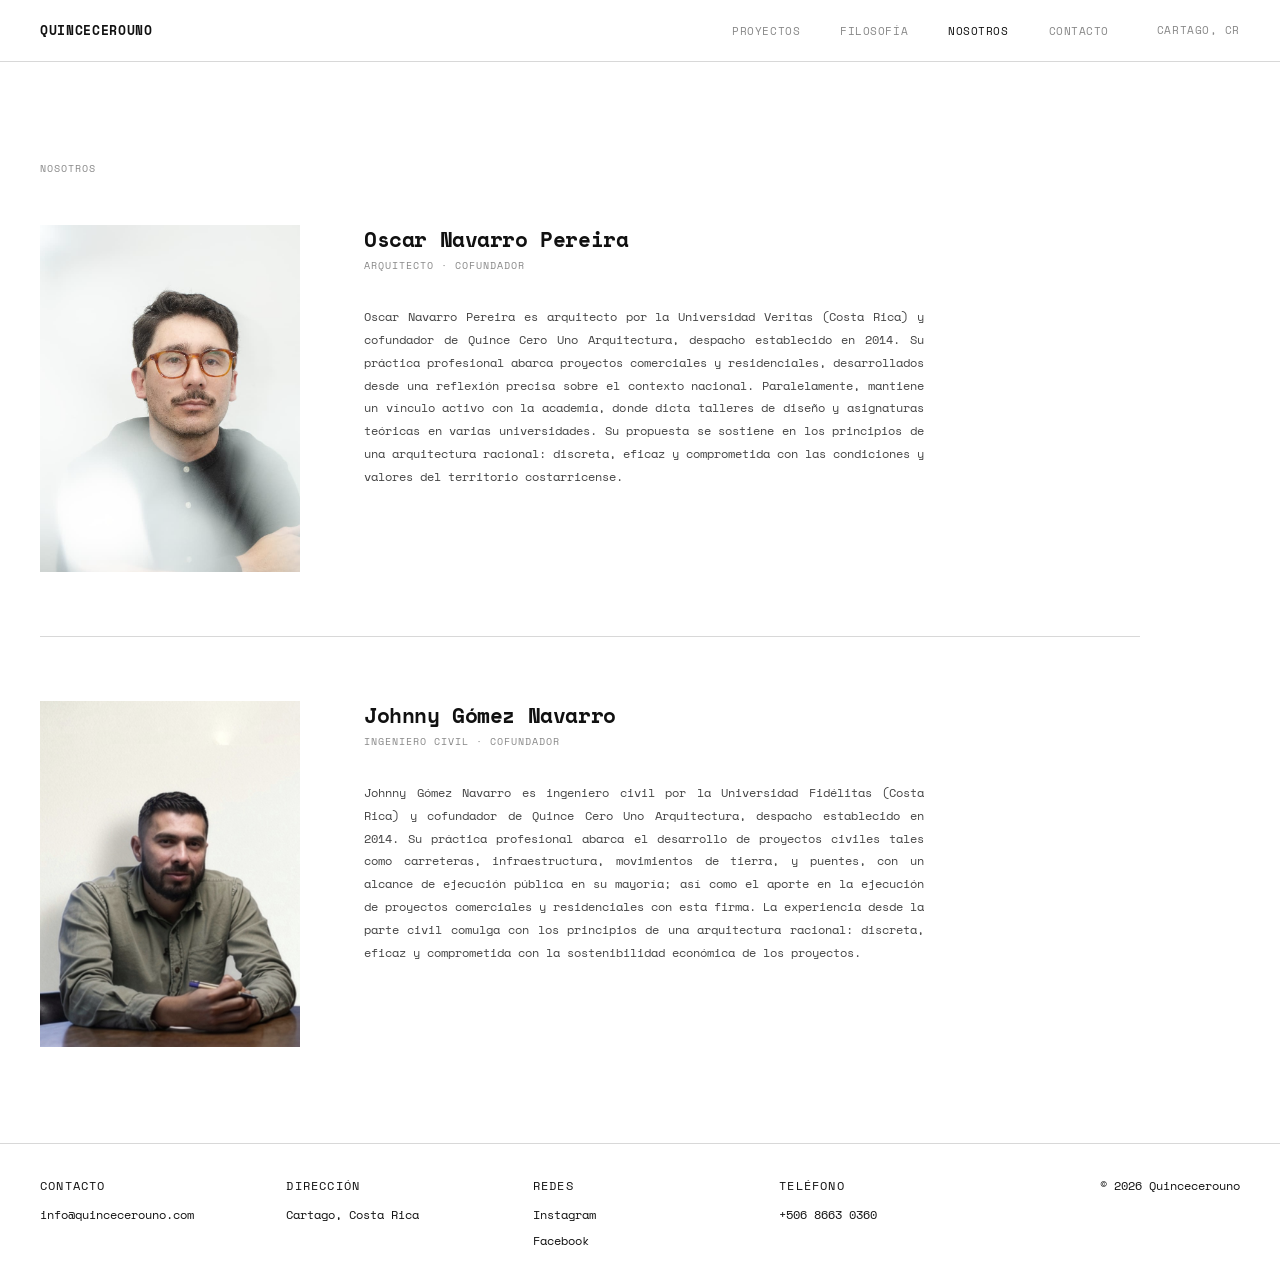
<file: nosotros.html>
<!doctype html>
<html lang="es">
<head>
  <meta charset="utf-8">
  <meta name="viewport" content="width=device-width, initial-scale=1">
  <title>Nosotros — Quincecerouno</title>
  <link rel="stylesheet" href="css/style.css">
  <link rel="preconnect" href="https://fonts.googleapis.com">
  <link rel="preconnect" href="https://fonts.gstatic.com" crossorigin>
  <link href="https://fonts.googleapis.com/css2?family=Space+Mono:ital,wght@0,400;0,700;1,400&display=swap" rel="stylesheet">
</head>
<body>

  <!-- NAV -->
  <header class="nav" id="nav">
    <a href="index.html" class="nav__logo">QUINCECEROUNO</a>
    <nav class="nav__right">
      <ul class="nav__links">
        <li><a href="index.html#proyectos">PROYECTOS</a></li>
        <li><a href="index.html#estudio">FILOSOFÍA</a></li>
        <li><a href="nosotros.html" class="nav__link--active">NOSOTROS</a></li>
        <li><a href="index.html#contacto">CONTACTO</a></li>
      </ul>
      <span class="nav__location">CARTAGO, CR</span>
    </nav>
  </header>

  <!-- TEAM -->
  <section class="team team--page">
    <div class="team__inner">
      <p class="team__label">NOSOTROS</p>

      <div class="team__grid">
        <div class="team__member">
          <div class="team__photo">
            <img src="./assets/integrantes/oscar_copia.jpg" alt="Oscar Navarro Pereira">
          </div>
          <div class="team__info">
            <h3 class="team__name">Oscar Navarro Pereira</h3>
            <p class="team__role">Arquitecto · Cofundador</p>
            <p class="team__bio">Oscar Navarro Pereira es arquitecto por la Universidad Veritas (Costa Rica) y cofundador de Quince Cero Uno Arquitectura, despacho establecido en 2014. Su práctica profesional abarca proyectos comerciales y residenciales, desarrollados desde una reflexión precisa sobre el contexto nacional. Paralelamente, mantiene un vínculo activo con la academia, donde dicta talleres de diseño y asignaturas teóricas en varias universidades. Su propuesta se sostiene en los principios de una arquitectura racional: discreta, eficaz y comprometida con las condiciones y valores del territorio costarricense.</p>
          </div>
        </div>

        <div class="team__member">
          <div class="team__photo">
            <img src="./assets/integrantes/Jhonny.jpg" alt="Johnny Gómez Navarro">
          </div>
          <div class="team__info">
            <h3 class="team__name">Johnny Gómez Navarro</h3>
            <p class="team__role">Ingeniero Civil · Cofundador</p>
            <p class="team__bio">Johnny Gómez Navarro es ingeniero civil por la Universidad Fidélitas (Costa Rica) y cofundador de Quince Cero Uno Arquitectura, despacho establecido en 2014. Su práctica profesional abarca el desarrollo de proyectos civiles tales como carreteras, infraestructura, movimientos de tierra, y puentes, con un alcance de ejecución pública en su mayoría; así como el aporte en la ejecución de proyectos comerciales y residenciales con esta firma. La experiencia desde la parte civil comulga con los principios de una arquitectura racional: discreta, eficaz y comprometida con la sostenibilidad económica de los proyectos.</p>
          </div>
        </div>
      </div>
    </div>
  </section>

  <!-- FOOTER -->
  <footer class="footer">
    <div class="footer__inner">
      <div class="footer__col">
        <p class="footer__label">CONTACTO</p>
        <a href="mailto:info@quincecerouno.com">info@quincecerouno.com</a>
      </div>
      <div class="footer__col">
        <p class="footer__label">DIRECCIÓN</p>
        <p>Cartago, Costa Rica</p>
      </div>
      <div class="footer__col">
        <p class="footer__label">REDES</p>
        <a href="https://www.instagram.com/quincecerouno" target="_blank">Instagram</a>
        <a href="https://www.facebook.com/share/1FogPQqvNz/?mibextid=wwXIfr" target="_blank">Facebook</a>
      </div>
      <div class="footer__col">
        <p class="footer__label">TELÉFONO</p>
        <a href="tel:+50686630360">+506 8663 0360</a>
      </div>
      <div class="footer__col footer__col--right">
        <p>© 2026 Quincecerouno</p>
      </div>
    </div>
  </footer>

</body>
</html>
</file>
<file: css/style.css>
/* ============================================================
   QUINCECEROUNO — style.css
   Tipografía monoespaciada, estética de dibujo técnico
   ============================================================ */

   *, *::before, *::after { margin: 0; padding: 0; box-sizing: border-box; }

   :root {
     --white:     #ffffff;
     --black:     #111111;
     --gray:      #888888;
     --gray-line: #d8d8d8;
     --gray-bg:   #f7f7f7;
   
     --font-mono: 'Space Mono', 'Courier New', monospace;
   
     --pad-x: 2.5rem;
     --ease:  cubic-bezier(0.16, 1, 0.3, 1);
   }
   
   html { scroll-behavior: smooth; }
   
   body {
     font-family: var(--font-mono);
     font-size: 12px;
     font-weight: 400;
     line-height: 1.6;
     background: var(--white);
     color: var(--black);
     overflow-x: hidden;
   }
   
   a { text-decoration: none; color: inherit; }
   ul { list-style: none; }
   button { background: none; border: none; font: inherit; color: inherit; cursor: pointer; padding: 0; text-align: left; }
   
   /* ============================================================
      NAV
      ============================================================ */
   .nav {
     position: fixed;
     top: 0; left: 0; right: 0;
     z-index: 100;
     display: flex;
     align-items: center;
     justify-content: space-between;
     padding: 1.25rem var(--pad-x);
     background: var(--white);
     border-bottom: 1px solid var(--gray-line);
   }
   
   .nav__logo {
     font-size: 13px;
     font-weight: 700;
     letter-spacing: 0.05em;
   }
   
   .nav__right {
     display: flex;
     align-items: center;
     gap: 3rem;
   }
   
   .nav__links {
     display: flex;
     gap: 2.5rem;
   }
   
   .nav__links a {
     font-size: 11px;
     color: var(--gray);
     letter-spacing: 0.05em;
     transition: color 0.15s;
   }
   
   .nav__links a:hover { color: var(--black); }
   
   .nav__location {
     font-size: 11px;
     color: var(--gray);
     letter-spacing: 0.05em;
   }
   
   /* ============================================================
      INTRO
      ============================================================ */
   .intro {
     padding: 13rem var(--pad-x) 5rem;
   }
   
   .intro__text {
     font-size: clamp(1.6rem, 3vw, 2.6rem);
     font-weight: 400;
     line-height: 1.2;
     letter-spacing: -0.02em;
     margin-bottom: 1.25rem;
   }
   
   .intro__sub {
     font-size: 11px;
     color: var(--gray);
     letter-spacing: 0.05em;
   }
   
   /* ============================================================
      PROJECTS GRID
      ============================================================ */
   .projects {
     padding: 0 var(--pad-x) 8rem;
   }
   
   .projects__header {
     display: flex;
     justify-content: space-between;
     padding: 0.5rem 0;
     border-bottom: 1px solid var(--gray-line);
     font-size: 10px;
     color: var(--gray);
     letter-spacing: 0.08em;
     margin-bottom: 2.5rem;
   }
   
   .projects__grid {
     border-left: 1px solid var(--gray-line);
     border-top: 1px solid var(--gray-line);
   }
   
   /* ============================================================
      PROJECT CARD
      ============================================================ */
   .project-card {
     border-right: 1px solid var(--gray-line);
     border-bottom: 1px solid var(--gray-line);
     cursor: pointer;
     transition: background 0.2s;
     display: flex;
     flex-direction: column;
   }
   
   .project-card:not(.project-card--empty):hover {
     background: var(--gray-bg);
   }
   
   .project-card__drawing {
     padding: 2rem 1.5rem 1rem;
     flex: 1;
     display: flex;
     align-items: flex-end;
     justify-content: center;
     min-height: 260px;
   }
   
   .project-card__drawing svg {
     width: 100%;
     max-width: 220px;
     height: auto;
     transition: transform 0.4s var(--ease);
   }
   
   .project-card:not(.project-card--empty):hover .project-card__drawing svg {
     transform: scale(1.03);
   }
   
   .project-card__drawing--empty {
     opacity: 0.5;
   }
   
   .project-card__info {
     display: flex;
     align-items: baseline;
     gap: 0.75rem;
     padding: 1rem 1.5rem 1.5rem;
     border-top: 1px solid var(--gray-line);
   }
   
   .project-card__num {
     font-size: 10px;
     color: var(--gray);
     flex-shrink: 0;
     font-style: italic;
   }
   
   .project-card__name {
     font-size: 12px;
     font-weight: 400;
     letter-spacing: 0.01em;
     line-height: 1.3;
     margin-bottom: 0.2rem;
     transition: font-style 0.15s;
   }
   
   .project-card:hover .project-card__name {
     font-style: italic;
   }
   
   .project-card__name--tbd {
     color: var(--gray);
     font-style: normal;
   }
   
   .project-card__meta {
     font-size: 10px;
     color: var(--gray);
     letter-spacing: 0.03em;
   }
   
   /* ============================================================
      ABOUT
      ============================================================ */
   .about {
     padding: 6rem var(--pad-x);
     border-top: 1px solid var(--gray-line);
   }
   
   .about__inner {
     max-width: 1100px;
   }
   
   .about__label {
     font-size: 10px;
     letter-spacing: 0.1em;
     color: var(--gray);
     margin-bottom: 3rem;
   }
   
   .about__cols {
     display: grid;
     grid-template-columns: 1fr 1fr;
     gap: 6rem;
     align-items: start;
   }
   
   .about__body {
     font-size: 13px;
     line-height: 1.9;
     color: var(--black);
   }
   
   .about__stats {
     display: flex;
     flex-direction: column;
     gap: 0;
   }
   
   .about__stat {
     display: flex;
     align-items: baseline;
     gap: 1.5rem;
     padding: 1.5rem 0;
     border-bottom: 1px solid var(--gray-line);
   }
   
   .about__stat:first-child { border-top: 1px solid var(--gray-line); }
   
   .about__stat-num {
     font-size: 1.8rem;
     font-weight: 700;
     line-height: 1;
     color: var(--black);
     min-width: 5rem;
     letter-spacing: -0.02em;
   }
   
   .about__stat-label {
     font-size: 10px;
     color: var(--gray);
     letter-spacing: 0.08em;
   }
   
   /* ============================================================
      FOOTER
      ============================================================ */
   .footer {
     border-top: 1px solid var(--gray-line);
     padding: 2rem var(--pad-x);
   }
   
   .footer__inner {
     display: grid;
     grid-template-columns: repeat(5, 1fr);
     gap: 2rem;
     align-items: start;
   }
   
   .footer__col {
     display: flex;
     flex-direction: column;
     gap: 0.4rem;
   }
   
   .footer__col--right {
     text-align: right;
     align-items: flex-end;
   }
   
   .footer__label {
     font-size: 10px;
     letter-spacing: 0.1em;
     color: var(--gray);
     margin-bottom: 0.2rem;
   }
   
   .footer__col a,
   .footer__col p {
     font-size: 12px;
     color: var(--black);
     transition: color 0.15s;
   }
   
   .footer__col a:hover { color: var(--gray); }
   
   .footer__handle {
     font-size: 10px !important;
     color: var(--gray) !important;
   }
   
   /* ============================================================
      MODAL + GALLERY
      ============================================================ */
   .modal {
     display: none;
     position: fixed;
     inset: 0;
     z-index: 200;
     align-items: center;
     justify-content: center;
   }
   
   .modal.open { display: flex; }
   
   .modal__backdrop {
     position: absolute;
     inset: 0;
     background: rgba(0,0,0,0.75);
     animation: fadeIn 0.25s ease;
   }
   
   @keyframes fadeIn { from { opacity: 0; } to { opacity: 1; } }
   @keyframes slideUp {
     from { opacity: 0; transform: translateY(16px); }
     to   { opacity: 1; transform: translateY(0); }
   }
   
   /* Grid: image+nav on left, content on right */
   .modal__box {
     position: relative;
     z-index: 1;
     background: var(--white);
     width: 92vw;
     max-width: 1100px;
     height: 88vh;
     display: grid;
     grid-template-columns: 1fr 1fr;
     grid-template-rows: 1fr auto;
     grid-template-areas:
       "img  info"
       "nav  info";
     animation: slideUp 0.35s cubic-bezier(0.16,1,0.3,1);
     overflow: hidden;
   }
   
   .modal__close {
     position: fixed;
     top: 1.25rem;
     right: 1.5rem;
     font-size: 11px;
     font-family: var(--font-mono);
     letter-spacing: 0.08em;
     color: var(--white);
     z-index: 300;
     background: none;
     border: none;
     cursor: pointer;
     transition: opacity 0.2s;
   }
   .modal__close:hover { opacity: 0.5; }
   
   /* Image panel — fills area, no padding when showing photos */
   .modal__image {
     grid-area: img;
     background: #111;
     overflow: hidden;
     display: flex;
     align-items: center;
     justify-content: center;
   }
   
   .modal__image img {
     width: 100%;
     height: 100%;
     object-fit: cover;
     display: block;
   }
   
   /* SVG fallback (drawings) */
   .modal__image svg {
     width: 80%;
     max-width: 300px;
     height: auto;
     padding: 2rem;
   }
   
   .modal__image-placeholder {
     font-size: 11px;
     color: var(--gray);
     letter-spacing: 0.06em;
     font-family: var(--font-mono);
   }
   
   /* Gallery nav bar below the image */
   .modal__gallery-nav {
     grid-area: nav;
     display: flex;
     align-items: center;
     justify-content: space-between;
     padding: 0.6rem 1.25rem;
     border-top: 1px solid var(--gray-line);
     border-right: 1px solid var(--gray-line);
     background: var(--white);
   }
   
   .modal__gallery-nav[style*="none"] { display: none !important; }
   
   .gallery-btn {
     font-family: var(--font-mono);
     font-size: 16px;
     color: var(--black);
     background: none;
     border: none;
     cursor: pointer;
     padding: 0.2rem 0.6rem;
     transition: opacity 0.2s;
   }
   .gallery-btn:hover { opacity: 0.35; }
   .gallery-btn:disabled { opacity: 0.15; cursor: default; }
   
   .gallery-counter {
     font-size: 10px;
     color: var(--gray);
     letter-spacing: 0.12em;
     font-family: var(--font-mono);
   }
   
   /* Info / text panel */
   .modal__content {
     grid-area: info;
     padding: 2.5rem;
     display: flex;
     flex-direction: column;
     overflow-y: auto;
     border-left: 1px solid var(--gray-line);
     height: 100%;
   }
   
   .modal__eyebrow {
     font-size: 10px;
     letter-spacing: 0.1em;
     color: var(--gray);
     margin-bottom: 1rem;
   }
   
   .modal__title {
     font-size: 1.4rem;
     font-weight: 700;
     line-height: 1.15;
     letter-spacing: -0.02em;
     margin-bottom: 1.5rem;
   }
   
   .modal__tagline {
     font-size: 11px;
     font-style: italic;
     color: var(--black);
     margin-bottom: 1.25rem;
     line-height: 1.5;
     border-left: 2px solid var(--black);
     padding-left: 0.75rem;
   }
   
   .modal__body {
     font-size: 11.5px;
     line-height: 1.85;
     color: #444;
     margin-bottom: 1.25rem;
   }
   
   .modal__concept-label {
     font-size: 10px;
     letter-spacing: 0.1em;
     color: var(--gray);
     margin-bottom: 0.5rem;
   }
   
   .modal__details {
     margin-top: auto;
     border-top: 1px solid var(--gray-line);
     padding-top: 0;
   }
   
   .modal__detail {
     display: flex;
     justify-content: space-between;
     padding: 0.55rem 0;
     border-bottom: 1px solid var(--gray-line);
     font-size: 10.5px;
   }
   
   .modal__detail-label { color: var(--gray); letter-spacing: 0.05em; }
   .modal__detail-val   { color: var(--black); }
   
   /* ============================================================
      RESPONSIVE
      ============================================================ */
   @media (max-width: 1024px) {
   
   }
   
   @media (max-width: 860px) {
     :root { --pad-x: 1.5rem; }
     .nav__location { display: none; }
     .intro { padding-top: 9rem; }
     .about__cols { grid-template-columns: 1fr; gap: 3rem; }
     .footer__inner { grid-template-columns: 1fr 1fr; gap: 2rem; }
     .footer__col--right { grid-column: 1 / -1; align-items: flex-start; text-align: left; }
   
     .modal__box {
       grid-template-columns: 1fr;
       grid-template-rows: 50vh auto 1fr;
       grid-template-areas:
         "img"
         "nav"
         "info";
       width: 100%;
       max-width: 100%;
       height: 100vh;
     }
   
     .modal__content {
       border-left: none;
       border-top: 1px solid var(--gray-line);
     }
   
     .modal__gallery-nav { border-right: none; }
   }
   
   @media (max-width: 600px) {
     .nav__links { display: none; }
   
     .intro__text { font-size: 1.4rem; }
   }
   
   /* ============================================================
      PROJECTS — HORIZONTAL SCROLL ROW
      ============================================================ */
   .projects__grid--scroll {
     display: flex;
     flex-direction: row;
     overflow-x: auto;
     overflow-y: hidden;
     border-left: 1px solid var(--gray-line);
     border-top: 1px solid var(--gray-line);
     /* hide scrollbar visually but keep functional */
     scrollbar-width: none;
     -ms-overflow-style: none;
   }
   
   .projects__grid--scroll::-webkit-scrollbar {
     display: none;
   }
   
   .projects__grid--scroll .project-card {
     flex: 0 0 280px;
     min-width: 280px;
     border-right: 1px solid var(--gray-line);
     border-bottom: 1px solid var(--gray-line);
   }
   
   .projects__grid--scroll .project-card__drawing {
     min-height: 280px;
     height: 280px;
     padding: 0;
     overflow: hidden;
   }
   
   .projects__grid--scroll .project-card__drawing img {
     width: 100%;
     height: 100%;
     object-fit: cover;
     display: block;
     transition: transform 0.5s var(--ease);
   }
   
   .projects__grid--scroll .project-card:hover .project-card__drawing img {
     transform: scale(1.04);
   }
   
   .projects__grid--scroll .project-card__drawing svg {
     width: 80%;
     max-width: 180px;
     height: auto;
     margin: auto;
   }
   
   /* ============================================================
      TEAM / NOSOTROS
      ============================================================ */
   .team {
     padding: 6rem var(--pad-x);
     border-top: 1px solid var(--gray-line);
   }
   
   .team__inner {
     max-width: 1100px;
   }
   
   .team__label {
     font-size: 10px;
     letter-spacing: 0.1em;
     color: var(--gray);
     margin-bottom: 3rem;
   }
   
   .team__grid {
     display: flex;
     flex-direction: column;
     gap: 4rem;
   }
   
   .team__member {
     display: grid;
     grid-template-columns: 260px 1fr;
     gap: 4rem;
     align-items: start;
     padding-bottom: 4rem;
     border-bottom: 1px solid var(--gray-line);
   }
   
   .team__member:last-child {
     border-bottom: none;
     padding-bottom: 0;
   }
   
   .team__photo {
     width: 260px;
     aspect-ratio: 3/4;
     overflow: hidden;
     background: var(--gray-bg);
     flex-shrink: 0;
   }
   
   .team__photo img {
     width: 100%;
     height: 100%;
     object-fit: cover;
     object-position: center top;
     display: block;
     filter: grayscale(20%);
     transition: filter 0.4s;
   }
   
   .team__photo:hover img {
     filter: grayscale(0%);
   }
   
   .team__info {
     padding-top: 0.25rem;
   }
   
   .team__name {
     font-size: 1.3rem;
     font-weight: 700;
     letter-spacing: -0.02em;
     line-height: 1.1;
     margin-bottom: 0.4rem;
   }
   
   .team__role {
     font-size: 10px;
     letter-spacing: 0.1em;
     color: var(--gray);
     margin-bottom: 2rem;
     text-transform: uppercase;
   }
   
   .team__bio {
     font-size: 12px;
     line-height: 1.9;
     color: #444;
     max-width: 560px;
   }
   
   /* Also add Nosotros to nav */
   @media (max-width: 860px) {
     .team__member {
       grid-template-columns: 1fr;
       gap: 2rem;
     }
   
     .team__photo {
       width: 180px;
       aspect-ratio: 3/4;
     }
   
     .projects__grid--scroll .project-card {
       flex: 0 0 240px;
       min-width: 240px;
     }
   }
   
   @media (max-width: 600px) {
     .projects__grid--scroll .project-card {
       flex: 0 0 200px;
       min-width: 200px;
     }
   }
   
   /* ============================================================
      PROJECTS SCROLL WRAPPER + ARROWS
      ============================================================ */
   .projects__scroll-wrapper {
     position: relative;
   }
   
   .projects__arrow {
     position: absolute;
     top: 50%;
     transform: translateY(-50%);
     z-index: 10;
     width: 32px;
     height: 32px;
     display: flex;
     align-items: center;
     justify-content: center;
     font-size: 14px;
     color: var(--black);
     background: var(--white);
     border: 0.5px solid var(--gray-line);
     cursor: pointer;
     opacity: 0.7;
     transition: opacity 0.2s, background 0.2s;
   }
   
   .projects__arrow:hover { opacity: 1; background: var(--gray-bg); }
   .projects__arrow:disabled { opacity: 0.15; cursor: default; }
   
   .projects__arrow--prev { left: -16px; }
   .projects__arrow--next { right: -16px; }
   
   /* ============================================================
      TEAM PAGE
      ============================================================ */
   .team--page {
     padding-top: 10rem;
     min-height: 80vh;
   }
   
   .nav__link--active {
     color: var(--black) !important;
   }
   
   
   /* ============================================================
      JUSTIFIED TEXT — exempt navigation and labels
      ============================================================ */
   .nav__logo,
   .nav__links a,
   .nav__location,
   .projects__header,
   .project-card__num,
   .project-card__name,
   .project-card__meta,
   .about__label,
   .about__stat-num,
   .about__stat-label,
   .team__label,
   .team__name,
   .team__role,
   .footer__label,
   .footer__col a,
   .footer__col p,
   .modal__eyebrow,
   .modal__title,
   .modal__tagline,
   .modal__concept-label,
   .modal__detail-label,
   .modal__detail-val,
   .gallery-counter,
   .intro__sub {
     text-align: left;
   }
   
   .about__body,
   .team__bio,
   .modal__body {
     text-align: justify;
   }
</file>
